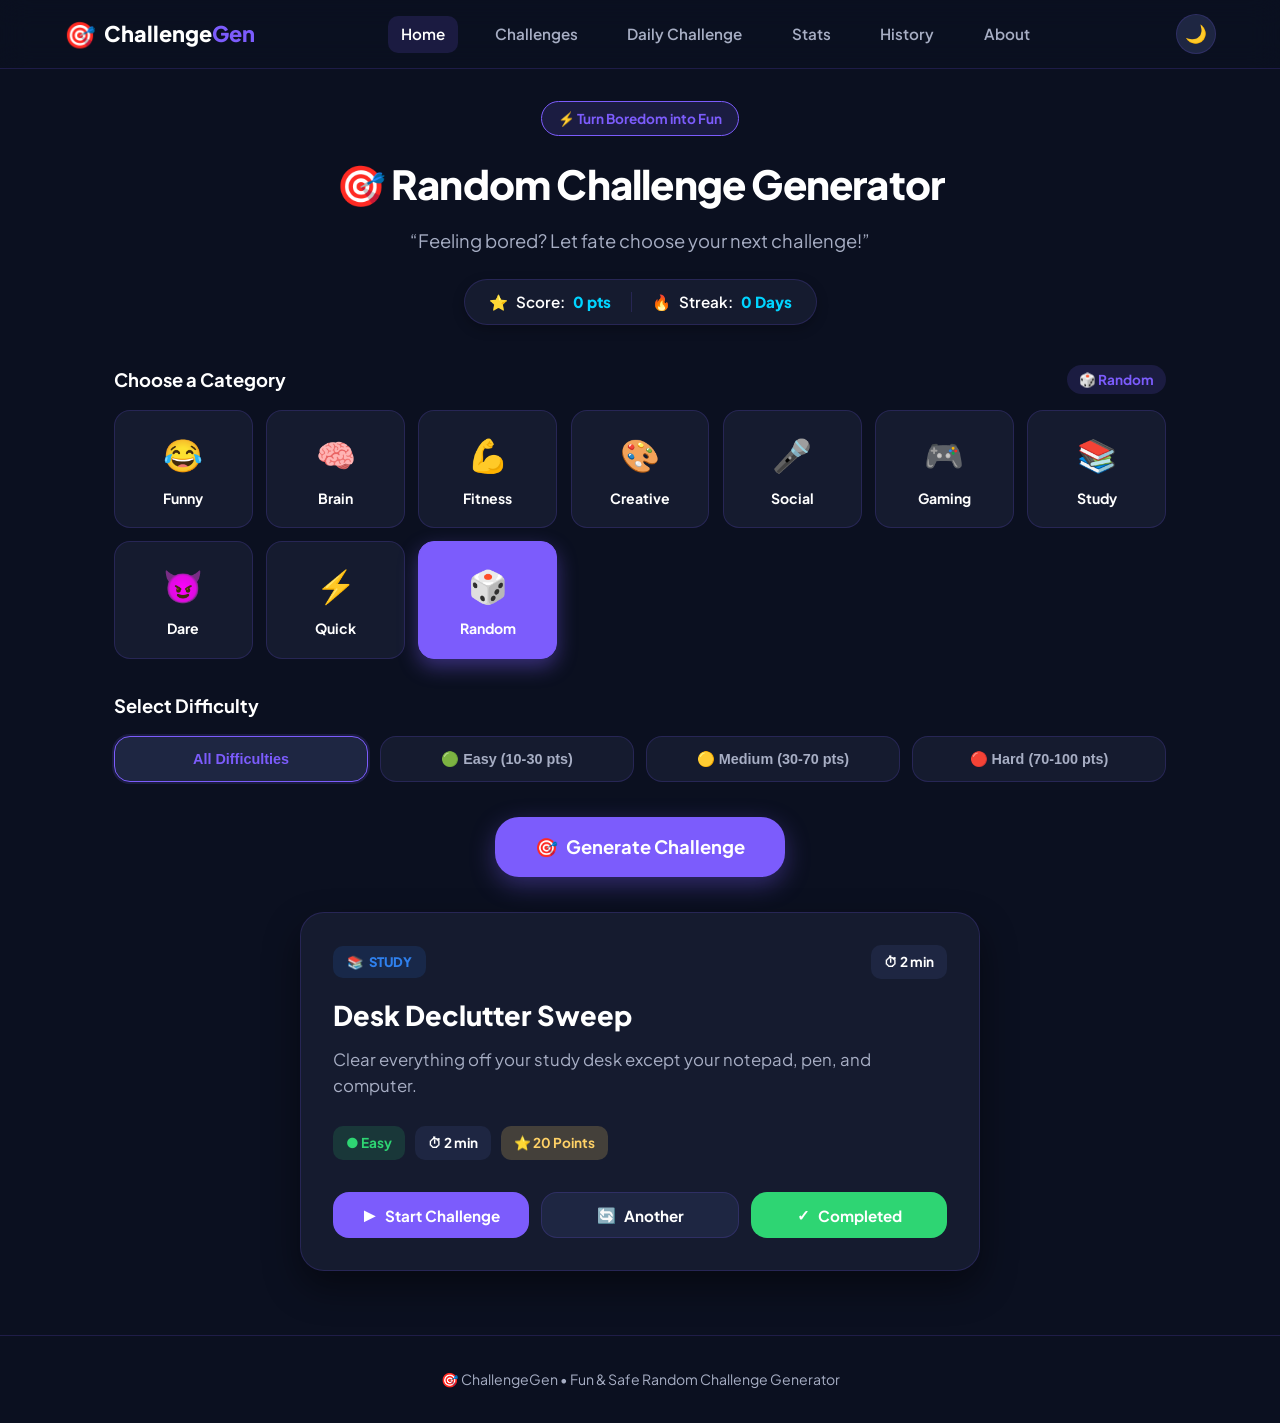
<file: index.html>
<!DOCTYPE html>
<html lang="en">
<head>
  <meta charset="UTF-8">
  <meta name="viewport" content="width=device-width, initial-scale=1.0">
  <title>Random Challenge Generator - ChallengeGen</title>
  <link rel="stylesheet" href="style.css">
  <link rel="preconnect" href="https://fonts.googleapis.com">
  <link rel="preconnect" href="https://fonts.gstatic.com" crossorigin>
  <link href="https://fonts.googleapis.com/css2?family=Plus+Jakarta+Sans:wght@400;500;600;700;800&display=swap" rel="stylesheet">
</head>
<body class="dark-theme">
  <!-- Toast Notification Container -->
  <div id="toast-container" class="toast-container" aria-live="polite"></div>

  <!-- Confetti Canvas -->
  <canvas id="confetti-canvas"></canvas>

  <!-- Navbar -->
  <header class="navbar">
    <div class="nav-container">
      <a href="#home" class="nav-brand">
        <span class="brand-icon">🎯</span>
        <span class="brand-text">Challenge<span class="brand-accent">Gen</span></span>
      </a>

      <nav class="nav-menu" id="nav-menu">
        <a href="#home" class="nav-link active" data-nav="home">Home</a>
        <a href="#challenges" class="nav-link" data-nav="challenges">Challenges</a>
        <a href="#daily" class="nav-link" data-nav="daily">Daily Challenge</a>
        <a href="#stats" class="nav-link" data-nav="stats">Stats</a>
        <a href="#history" class="nav-link" data-nav="history">History</a>
        <a href="#about" class="nav-link" data-nav="about">About</a>
      </nav>

      <div class="nav-actions">
        <button id="theme-toggle" class="icon-btn theme-toggle" title="Toggle Theme" aria-label="Toggle theme">
          <span id="theme-icon">🌙</span>
        </button>
        <button id="hamburger-btn" class="hamburger-btn" aria-label="Toggle navigation menu">
          <span></span><span></span><span></span>
        </button>
      </div>
    </div>
  </header>

  <!-- Main Content Wrapper -->
  <main class="main-content">
    
    <!-- SECTION 1: HOME GENERATOR -->
    <section id="home" class="page-section active">
      <div class="hero-header">
        <div class="hero-badge">⚡ Turn Boredom into Fun</div>
        <h1 class="hero-title">🎯 Random Challenge Generator</h1>
        <p class="hero-subtitle">“Feeling bored? Let fate choose your next challenge!”</p>
        
        <!-- Live Quick Stats Banner -->
        <div class="quick-stats-pill">
          <div class="stat-pill-item">
            <span class="pill-icon">⭐</span>
            <span class="pill-label">Score:</span>
            <span id="quick-score" class="pill-val">0 pts</span>
          </div>
          <div class="stat-pill-divider"></div>
          <div class="stat-pill-item">
            <span class="pill-icon">🔥</span>
            <span class="pill-label">Streak:</span>
            <span id="quick-streak" class="pill-val">0 Days</span>
          </div>
        </div>
      </div>

      <!-- Categories Selection -->
      <div class="section-block">
        <div class="section-title-row">
          <h3>Choose a Category</h3>
          <span id="selected-category-label" class="selected-badge">🎲 Random</span>
        </div>
        <div class="category-grid" id="category-grid">
          <!-- Dynamic Category Cards rendered via JS -->
        </div>
      </div>

      <!-- Difficulty Selection -->
      <div class="section-block">
        <div class="section-title-row">
          <h3>Select Difficulty</h3>
        </div>
        <div class="difficulty-group" id="difficulty-group">
          <button class="diff-btn active" data-diff="all">All Difficulties</button>
          <button class="diff-btn" data-diff="easy">🟢 Easy (10-30 pts)</button>
          <button class="diff-btn" data-diff="medium">🟡 Medium (30-70 pts)</button>
          <button class="diff-btn" data-diff="hard">🔴 Hard (70-100 pts)</button>
        </div>
      </div>

      <!-- Generate Button -->
      <div class="generate-action-block">
        <button id="generate-btn" class="btn btn-primary btn-large generate-btn">
          <span class="btn-icon">🎯</span>
          <span>Generate Challenge</span>
        </button>
      </div>

      <!-- Active Generated Challenge Card Area -->
      <div class="challenge-display-wrapper" id="challenge-display-wrapper">
        <div id="loading-state" class="loading-state hidden">
          <div class="spinner"></div>
          <p class="loading-text">Finding your challenge...</p>
          <p class="loading-sub">Rolling the dice of fate 🎲</p>
        </div>

        <div id="challenge-card" class="challenge-card">
          <!-- Populated by JS -->
        </div>
      </div>
    </section>

    <!-- SECTION 2: BROWSE / SEARCH CHALLENGES -->
    <section id="challenges" class="page-section">
      <div class="section-header">
        <h2>Explore Challenge Vault</h2>
        <p>Search over 100 safe, fun, and engaging random challenges.</p>
      </div>

      <!-- Search & Filters Bar -->
      <div class="search-filter-card">
        <div class="search-input-wrapper">
          <span class="search-icon">🔍</span>
          <input type="text" id="challenge-search" class="search-input" placeholder="Search challenges by keyword, category, or title...">
          <button id="clear-search-btn" class="clear-search-btn hidden">&times;</button>
        </div>

        <div class="filter-dropdowns">
          <select id="filter-category" class="filter-select">
            <option value="all">All Categories</option>
            <option value="funny">😂 Funny</option>
            <option value="brain">🧠 Brain</option>
            <option value="fitness">💪 Fitness</option>
            <option value="creative">🎨 Creative</option>
            <option value="social">🎤 Social</option>
            <option value="gaming">🎮 Gaming</option>
            <option value="study">📚 Study</option>
            <option value="dare">😈 Dare</option>
            <option value="quick">⚡ Quick</option>
          </select>

          <select id="filter-difficulty" class="filter-select">
            <option value="all">All Difficulties</option>
            <option value="easy">🟢 Easy</option>
            <option value="medium">🟡 Medium</option>
            <option value="hard">🔴 Hard</option>
          </select>
        </div>
      </div>

      <!-- Challenge List Container -->
      <div id="challenge-list" class="challenge-list-grid">
        <!-- Rendered by JS -->
      </div>
      
      <!-- Empty State -->
      <div id="search-empty-state" class="empty-state hidden">
        <div class="empty-emoji">😕</div>
        <h3>No Challenges Found</h3>
        <p>Try tweaking your filters or search keywords.</p>
        <button id="reset-search-btn" class="btn btn-secondary">Reset Filters</button>
      </div>
    </section>

    <!-- SECTION 3: DAILY CHALLENGE -->
    <section id="daily" class="page-section">
      <div class="section-header">
        <span class="badge-pill gold-badge">🔥 Synchronized Daily</span>
        <h2>🌟 Challenge of the Day</h2>
        <p id="daily-date-label">Today's Featured Challenge</p>
      </div>

      <div class="daily-card-container">
        <div id="daily-challenge-card" class="daily-card">
          <!-- Rendered by JS -->
        </div>
      </div>
    </section>

    <!-- SECTION 4: STATS -->
    <section id="stats" class="page-section">
      <div class="section-header">
        <h2>Your Adventure Statistics</h2>
        <p>Check your score, streaks, and progress across all categories.</p>
      </div>

      <!-- Stats Grid -->
      <div class="stats-grid">
        <div class="stat-card">
          <div class="stat-icon">⭐</div>
          <div class="stat-meta">
            <h4>Total Points</h4>
            <div id="stats-total-points" class="stat-value">0</div>
            <p>Score earned so far</p>
          </div>
        </div>

        <div class="stat-card">
          <div class="stat-icon">🏆</div>
          <div class="stat-meta">
            <h4>Completed</h4>
            <div id="stats-completed-count" class="stat-value">0</div>
            <p>Challenges fulfilled</p>
          </div>
        </div>

        <div class="stat-card">
          <div class="stat-icon">🔥</div>
          <div class="stat-meta">
            <h4>Current Streak</h4>
            <div id="stats-current-streak" class="stat-value">0</div>
            <p>Consecutive days</p>
          </div>
        </div>

        <div class="stat-card">
          <div class="stat-icon">👑</div>
          <div class="stat-meta">
            <h4>Best Streak</h4>
            <div id="stats-best-streak" class="stat-value">0</div>
            <p>All-time record</p>
          </div>
        </div>
      </div>

      <!-- Category Progress Bars -->
      <div class="category-progress-card">
        <h3>Category Completion Progress</h3>
        <p class="sub-text">Completed challenges by category domain</p>
        <div id="category-progress-bars" class="progress-bars-container">
          <!-- Injected via JS -->
        </div>
      </div>
    </section>

    <!-- SECTION 5: HISTORY -->
    <section id="history" class="page-section">
      <div class="section-header-row">
        <div>
          <h2>Challenge History</h2>
          <p>Chronological log of your completed challenges.</p>
        </div>
        <button id="clear-history-btn" class="btn btn-outline-danger">
          <span>🗑 Clear History</span>
        </button>
      </div>

      <div id="history-list" class="history-list">
        <!-- Rendered by JS -->
      </div>

      <div id="history-empty" class="empty-state hidden">
        <div class="empty-emoji">📜</div>
        <h3>No History Yet</h3>
        <p>Complete challenges to start recording your personal journey!</p>
      </div>
    </section>

    <!-- SECTION 6: ABOUT -->
    <section id="about" class="page-section">
      <div class="section-header">
        <h2>About ChallengeGen</h2>
        <p>Spontaneous, safe, and fun micro-adventures at your fingertips.</p>
      </div>

      <div class="about-grid">
        <div class="about-card">
          <div class="about-icon">🎯</div>
          <h3>What is ChallengeGen?</h3>
          <p>ChallengeGen is designed to break monotony and turn downtime into creative, physical, or entertaining experiences. Whether alone or with friends, let serendipity pick what you do next!</p>
        </div>

        <div class="about-card">
          <div class="about-icon">🛡</div>
          <h3>Safety First Rules</h3>
          <p>All 100+ challenges in ChallengeGen are designed to be safe, respectful, legal, and age-appropriate. No dangerous stunts or hazardous actions are ever included.</p>
        </div>

        <div class="about-card">
          <div class="about-icon">💾</div>
          <h3>Local & Offline Friendly</h3>
          <p>Your points, streak, and history are kept secure in your local browser storage. No account registration or external tracking is required.</p>
        </div>
      </div>
    </section>

  </main>

  <!-- Timer Modal Dialog -->
  <div id="timer-modal" class="modal-backdrop hidden">
    <div class="modal-card timer-modal-card">
      <div class="modal-header">
        <span class="modal-tag">⏱ CHALLENGE TIMER</span>
        <button id="close-timer-btn" class="modal-close-btn">&times;</button>
      </div>
      
      <div class="timer-challenge-info">
        <h4 id="timer-title">Challenge Title</h4>
        <p id="timer-desc">Challenge description goes here.</p>
      </div>

      <!-- Circular Timer Display -->
      <div class="timer-circle-wrap">
        <svg class="timer-svg" viewBox="0 0 160 160">
          <circle class="timer-bg-circle" cx="80" cy="80" r="70"></circle>
          <circle id="timer-progress-circle" class="timer-fg-circle" cx="80" cy="80" r="70"></circle>
        </svg>
        <div class="timer-text-content">
          <span id="timer-display" class="timer-digital">01:00</span>
          <span id="timer-status-label" class="timer-status">Running</span>
        </div>
      </div>

      <!-- Timer Controls -->
      <div class="timer-controls">
        <button id="timer-restart-btn" class="btn btn-secondary">🔄 Restart</button>
        <button id="timer-toggle-btn" class="btn btn-primary">⏸ Pause</button>
        <button id="timer-finish-btn" class="btn btn-success">✓ Finish</button>
      </div>
    </div>
  </div>

  <!-- Celebration Modal Dialog -->
  <div id="celebration-modal" class="modal-backdrop hidden">
    <div class="modal-card celebration-modal-card">
      <div class="celebration-emoji">🎉</div>
      <h2>Challenge Complete!</h2>
      <div class="reward-pill" id="celebration-reward-pill">+50 Points ⭐</div>
      <p>Fantastic job! Keep going to elevate your streak and unlock master rank.</p>
      <button id="celebration-close-btn" class="btn btn-primary btn-large">Awesome! 🚀</button>
    </div>
  </div>

  <!-- Clear History Confirmation Modal -->
  <div id="confirm-modal" class="modal-backdrop hidden">
    <div class="modal-card confirm-modal-card">
      <h3>Clear Challenge History?</h3>
      <p>Are you sure you want to clear your completion log? Your points and streak will remain safe.</p>
      <div class="modal-actions">
        <button id="cancel-confirm-btn" class="btn btn-secondary">Cancel</button>
        <button id="accept-confirm-btn" class="btn btn-danger">Yes, Clear History</button>
      </div>
    </div>
  </div>

  <footer class="app-footer">
    <p>🎯 ChallengeGen • Fun & Safe Random Challenge Generator</p>
  </footer>

  <script src="script.js"></script>
</body>
</html>
</file>
<file: style.css>
/* ==========================================================================
   RANDOM CHALLENGE GENERATOR (ChallengeGen) - STYLESHEET
   ========================================================================== */

:root {
  /* Dark Theme Palette (Default) */
  --bg-color: #0B1020;
  --card-bg: #151B2F;
  --card-hover: #1C243E;
  --card-border: rgba(124, 92, 252, 0.18);
  --primary: #7C5CFC;
  --primary-hover: #6845EC;
  --primary-light: rgba(124, 92, 252, 0.15);
  --secondary: #00D4FF;
  --secondary-hover: #00B4D8;
  --accent: #FFD166;
  --accent-hover: #FFC02E;
  --text-main: #FFFFFF;
  --text-muted: #A7AEC4;
  --success: #2ED573;
  --danger: #FF5C8A;
  --surface-alt: #1E2642;
  --navbar-bg: rgba(11, 16, 32, 0.88);
  --shadow-sm: 0 4px 12px rgba(0, 0, 0, 0.25);
  --shadow-lg: 0 16px 36px rgba(0, 0, 0, 0.45);
  --font-family: 'Plus Jakarta Sans', -apple-system, BlinkMacSystemFont, 'Segoe UI', Roboto, sans-serif;
  --radius-sm: 10px;
  --radius-md: 16px;
  --radius-lg: 24px;
  --radius-full: 9999px;
  --transition: all 0.25s cubic-bezier(0.16, 1, 0.3, 1);
}

body.light-theme {
  --bg-color: #F3F5FC;
  --card-bg: #FFFFFF;
  --card-hover: #F8F9FE;
  --card-border: rgba(104, 69, 236, 0.12);
  --primary: #6845EC;
  --primary-hover: #5534CD;
  --primary-light: rgba(104, 69, 236, 0.1);
  --secondary: #0096B8;
  --secondary-hover: #007A96;
  --accent: #D48B00;
  --accent-hover: #B87600;
  --text-main: #101426;
  --text-muted: #5E657D;
  --surface-alt: #E8EDF8;
  --navbar-bg: rgba(243, 245, 252, 0.92);
  --shadow-sm: 0 4px 12px rgba(16, 20, 38, 0.06);
  --shadow-lg: 0 16px 36px rgba(16, 20, 38, 0.12);
}

/* Reset & Basics */
*, *::before, *::after {
  box-sizing: border-box;
  margin: 0;
  padding: 0;
}

html {
  scroll-behavior: smooth;
}

body {
  font-family: var(--font-family);
  background-color: var(--bg-color);
  color: var(--text-main);
  line-height: 1.6;
  min-height: 100vh;
  display: flex;
  flex-direction: column;
  overflow-x: hidden;
  transition: background-color 0.3s ease, color 0.3s ease;
}

/* Confetti Canvas */
#confetti-canvas {
  position: fixed;
  top: 0;
  left: 0;
  width: 100vw;
  height: 100vh;
  pointer-events: none;
  z-index: 9999;
}

/* ==========================================================================
   NAVBAR
   ========================================================================== */
.navbar {
  position: sticky;
  top: 0;
  width: 100%;
  background: var(--navbar-bg);
  backdrop-filter: blur(14px);
  -webkit-backdrop-filter: blur(14px);
  border-bottom: 1px solid var(--card-border);
  z-index: 1000;
}

.nav-container {
  max-width: 1200px;
  margin: 0 auto;
  padding: 0.85rem 1.5rem;
  display: flex;
  align-items: center;
  justify-content: space-between;
}

.nav-brand {
  display: flex;
  align-items: center;
  gap: 0.5rem;
  text-decoration: none;
  font-weight: 800;
  font-size: 1.35rem;
  color: var(--text-main);
}

.brand-icon {
  font-size: 1.6rem;
}

.brand-accent {
  color: var(--primary);
}

.nav-menu {
  display: flex;
  align-items: center;
  gap: 1.5rem;
}

.nav-link {
  color: var(--text-muted);
  text-decoration: none;
  font-weight: 600;
  font-size: 0.95rem;
  padding: 0.4rem 0.8rem;
  border-radius: var(--radius-sm);
  transition: var(--transition);
}

.nav-link:hover, .nav-link.active {
  color: var(--text-main);
  background: var(--primary-light);
}

.nav-actions {
  display: flex;
  align-items: center;
  gap: 0.75rem;
}

.icon-btn {
  background: var(--surface-alt);
  border: 1px solid var(--card-border);
  color: var(--text-main);
  width: 40px;
  height: 40px;
  border-radius: var(--radius-full);
  display: flex;
  align-items: center;
  justify-content: center;
  cursor: pointer;
  font-size: 1.1rem;
  transition: var(--transition);
}

.icon-btn:hover {
  transform: translateY(-2px);
  border-color: var(--primary);
}

.hamburger-btn {
  display: none;
  flex-direction: column;
  gap: 5px;
  background: transparent;
  border: none;
  cursor: pointer;
  padding: 6px;
}

.hamburger-btn span {
  width: 24px;
  height: 2.5px;
  background-color: var(--text-main);
  border-radius: 2px;
  transition: var(--transition);
}

/* ==========================================================================
   MAIN CONTENT & LAYOUT
   ========================================================================== */
.main-content {
  flex: 1;
  max-width: 1100px;
  width: 100%;
  margin: 0 auto;
  padding: 2rem 1.5rem 4rem;
}

.page-section {
  display: none;
  animation: fadeIn 0.3s ease-out;
}

.page-section.active {
  display: block;
}

@keyframes fadeIn {
  from { opacity: 0; transform: translateY(8px); }
  to { opacity: 1; transform: translateY(0); }
}

/* Hero Section */
.hero-header {
  text-align: center;
  margin-bottom: 2.5rem;
}

.hero-badge {
  display: inline-block;
  background: var(--primary-light);
  color: var(--primary);
  font-weight: 700;
  font-size: 0.85rem;
  padding: 0.35rem 1rem;
  border-radius: var(--radius-full);
  margin-bottom: 1rem;
  border: 1px solid var(--primary);
}

.hero-title {
  font-size: 2.5rem;
  font-weight: 800;
  letter-spacing: -0.02em;
  margin-bottom: 0.6rem;
}

.hero-subtitle {
  font-size: 1.15rem;
  color: var(--text-muted);
  max-width: 600px;
  margin: 0 auto 1.5rem;
}

.quick-stats-pill {
  display: inline-flex;
  align-items: center;
  background: var(--card-bg);
  border: 1px solid var(--card-border);
  border-radius: var(--radius-full);
  padding: 0.6rem 1.5rem;
  box-shadow: var(--shadow-sm);
  gap: 1.25rem;
}

.stat-pill-item {
  display: flex;
  align-items: center;
  gap: 0.5rem;
  font-weight: 600;
  font-size: 0.95rem;
}

.pill-val {
  color: var(--secondary);
  font-weight: 800;
}

.stat-pill-divider {
  width: 1px;
  height: 20px;
  background: var(--card-border);
}

/* Section Blocks */
.section-block {
  margin-bottom: 2rem;
}

.section-title-row {
  display: flex;
  align-items: center;
  justify-content: space-between;
  margin-bottom: 1rem;
}

.section-title-row h3 {
  font-size: 1.15rem;
  font-weight: 700;
}

.selected-badge {
  background: var(--primary-light);
  color: var(--primary);
  font-size: 0.85rem;
  font-weight: 700;
  padding: 0.25rem 0.75rem;
  border-radius: var(--radius-full);
}

/* Category Grid */
.category-grid {
  display: grid;
  grid-template-columns: repeat(auto-fill, minmax(130px, 1fr));
  gap: 0.85rem;
}

.category-card {
  background: var(--card-bg);
  border: 1px solid var(--card-border);
  border-radius: var(--radius-md);
  padding: 1.1rem 0.75rem;
  text-align: center;
  cursor: pointer;
  transition: var(--transition);
  display: flex;
  flex-direction: column;
  align-items: center;
  justify-content: center;
  user-select: none;
}

.category-card:hover {
  transform: translateY(-3px);
  border-color: var(--primary);
  background: var(--card-hover);
}

.category-card.active {
  background: var(--primary);
  border-color: var(--primary);
  color: #FFFFFF;
  box-shadow: 0 8px 20px rgba(124, 92, 252, 0.4);
}

.category-card.active .cat-title {
  color: #FFFFFF;
}

.cat-emoji {
  font-size: 2rem;
  margin-bottom: 0.4rem;
}

.cat-title {
  font-size: 0.88rem;
  font-weight: 700;
  color: var(--text-main);
}

/* Difficulty Selector Group */
.difficulty-group {
  display: grid;
  grid-template-columns: repeat(4, 1fr);
  gap: 0.75rem;
}

.diff-btn {
  background: var(--card-bg);
  border: 1px solid var(--card-border);
  color: var(--text-muted);
  padding: 0.85rem 1rem;
  border-radius: var(--radius-md);
  font-weight: 700;
  font-size: 0.9rem;
  cursor: pointer;
  transition: var(--transition);
}

.diff-btn:hover {
  background: var(--card-hover);
  color: var(--text-main);
}

.diff-btn.active {
  background: var(--surface-alt);
  color: var(--primary);
  border-color: var(--primary);
  box-shadow: 0 0 0 2px var(--primary-light);
}

/* Action Block */
.generate-action-block {
  text-align: center;
  margin: 2.2rem 0;
}

.btn {
  display: inline-flex;
  align-items: center;
  justify-content: center;
  gap: 0.5rem;
  font-weight: 700;
  border-radius: var(--radius-md);
  padding: 0.75rem 1.4rem;
  font-size: 0.95rem;
  cursor: pointer;
  border: none;
  transition: var(--transition);
  font-family: inherit;
}

.btn:active {
  transform: scale(0.98);
}

.btn-primary {
  background: var(--primary);
  color: #FFFFFF;
}

.btn-primary:hover {
  background: var(--primary-hover);
  box-shadow: 0 6px 18px rgba(124, 92, 252, 0.35);
}

.btn-secondary {
  background: var(--surface-alt);
  color: var(--text-main);
  border: 1px solid var(--card-border);
}

.btn-secondary:hover {
  background: var(--card-hover);
  border-color: var(--text-muted);
}

.btn-success {
  background: var(--success);
  color: #FFFFFF;
}

.btn-success:hover {
  filter: brightness(1.1);
}

.btn-danger {
  background: var(--danger);
  color: #FFFFFF;
}

.btn-outline-danger {
  background: transparent;
  color: var(--danger);
  border: 1px solid var(--danger);
}

.btn-outline-danger:hover {
  background: var(--danger);
  color: #FFFFFF;
}

.btn-large {
  padding: 1.1rem 2.5rem;
  font-size: 1.15rem;
  border-radius: var(--radius-lg);
}

.generate-btn {
  box-shadow: 0 8px 24px rgba(124, 92, 252, 0.35);
}

/* ==========================================================================
   CHALLENGE CARD DISPLAY
   ========================================================================== */
.challenge-display-wrapper {
  max-width: 680px;
  margin: 0 auto;
}

.loading-state {
  background: var(--card-bg);
  border: 1px solid var(--card-border);
  border-radius: var(--radius-lg);
  padding: 4rem 2rem;
  text-align: center;
  box-shadow: var(--shadow-sm);
}

.spinner {
  width: 48px;
  height: 48px;
  margin: 0 auto 1.25rem;
  border: 4px solid var(--surface-alt);
  border-top-color: var(--primary);
  border-radius: 50%;
  animation: spin 0.8s linear infinite;
}

@keyframes spin {
  to { transform: rotate(360deg); }
}

.loading-text {
  font-size: 1.25rem;
  font-weight: 700;
  margin-bottom: 0.3rem;
}

.loading-sub {
  color: var(--text-muted);
  font-size: 0.95rem;
}

.challenge-card {
  background: var(--card-bg);
  border: 1px solid var(--card-border);
  border-radius: var(--radius-lg);
  padding: 2rem;
  box-shadow: var(--shadow-lg);
  position: relative;
  overflow: hidden;
  transition: var(--transition);
}

.card-header-tag {
  display: flex;
  align-items: center;
  justify-content: space-between;
  margin-bottom: 1.2rem;
}

.category-tag {
  display: inline-flex;
  align-items: center;
  gap: 0.4rem;
  background: var(--primary-light);
  color: var(--primary);
  font-weight: 800;
  font-size: 0.82rem;
  text-transform: uppercase;
  padding: 0.35rem 0.85rem;
  border-radius: var(--radius-sm);
}

.challenge-title {
  font-size: 1.7rem;
  font-weight: 800;
  margin-bottom: 0.8rem;
  line-height: 1.3;
}

.challenge-desc {
  font-size: 1.05rem;
  color: var(--text-muted);
  margin-bottom: 1.6rem;
  line-height: 1.6;
}

.challenge-meta-row {
  display: flex;
  flex-wrap: wrap;
  gap: 0.65rem;
  margin-bottom: 2rem;
}

.meta-badge {
  display: inline-flex;
  align-items: center;
  gap: 0.35rem;
  padding: 0.4rem 0.8rem;
  border-radius: var(--radius-sm);
  font-size: 0.85rem;
  font-weight: 700;
  background: var(--surface-alt);
  color: var(--text-main);
}

.meta-badge.badge-easy { color: #2ED573; background: rgba(46, 213, 115, 0.15); }
.meta-badge.badge-medium { color: #FFD166; background: rgba(255, 209, 102, 0.15); }
.meta-badge.badge-hard { color: #FF5C8A; background: rgba(255, 92, 138, 0.15); }
.meta-badge.badge-points { color: #FFD166; background: rgba(255, 209, 102, 0.2); }

.card-actions-row {
  display: flex;
  gap: 0.75rem;
}

.card-actions-row .btn {
  flex: 1;
}

/* ==========================================================================
   SECTION: BROWSE & SEARCH
   ========================================================================== */
.section-header {
  text-align: center;
  margin-bottom: 2rem;
}

.section-header h2 {
  font-size: 2rem;
  font-weight: 800;
  margin-bottom: 0.4rem;
}

.section-header p {
  color: var(--text-muted);
  font-size: 1.05rem;
}

.search-filter-card {
  background: var(--card-bg);
  border: 1px solid var(--card-border);
  border-radius: var(--radius-md);
  padding: 1.25rem;
  margin-bottom: 2rem;
  display: flex;
  gap: 1rem;
  flex-wrap: wrap;
}

.search-input-wrapper {
  flex: 2;
  min-width: 260px;
  position: relative;
  display: flex;
  align-items: center;
}

.search-icon {
  position: absolute;
  left: 1rem;
  font-size: 1.1rem;
  color: var(--text-muted);
}

.search-input {
  width: 100%;
  background: var(--surface-alt);
  border: 1px solid var(--card-border);
  border-radius: var(--radius-sm);
  padding: 0.75rem 2.5rem 0.75rem 2.8rem;
  color: var(--text-main);
  font-family: inherit;
  font-size: 0.95rem;
  outline: none;
  transition: var(--transition);
}

.search-input:focus {
  border-color: var(--primary);
}

.clear-search-btn {
  position: absolute;
  right: 0.75rem;
  background: transparent;
  border: none;
  color: var(--text-muted);
  font-size: 1.2rem;
  cursor: pointer;
}

.filter-dropdowns {
  display: flex;
  gap: 0.75rem;
  flex: 1;
}

.filter-select {
  flex: 1;
  background: var(--surface-alt);
  border: 1px solid var(--card-border);
  border-radius: var(--radius-sm);
  padding: 0.75rem;
  color: var(--text-main);
  font-family: inherit;
  font-size: 0.9rem;
  cursor: pointer;
  outline: none;
}

.challenge-list-grid {
  display: grid;
  grid-template-columns: repeat(auto-fill, minmax(320px, 1fr));
  gap: 1.25rem;
}

.list-item-card {
  background: var(--card-bg);
  border: 1px solid var(--card-border);
  border-radius: var(--radius-md);
  padding: 1.4rem;
  cursor: pointer;
  transition: var(--transition);
  display: flex;
  flex-direction: column;
  justify-content: space-between;
}

.list-item-card:hover {
  transform: translateY(-3px);
  border-color: var(--primary);
  box-shadow: var(--shadow-sm);
}

.list-item-top {
  display: flex;
  justify-content: space-between;
  align-items: center;
  margin-bottom: 0.6rem;
}

.list-item-title {
  font-size: 1.15rem;
  font-weight: 700;
  margin-bottom: 0.4rem;
}

.list-item-desc {
  font-size: 0.9rem;
  color: var(--text-muted);
  margin-bottom: 1.2rem;
  flex: 1;
}

.list-item-bottom {
  display: flex;
  justify-content: space-between;
  align-items: center;
}

/* Empty States */
.empty-state {
  text-align: center;
  padding: 4rem 1.5rem;
  background: var(--card-bg);
  border: 1px solid var(--card-border);
  border-radius: var(--radius-lg);
  max-width: 500px;
  margin: 2rem auto;
}

.empty-emoji {
  font-size: 3.5rem;
  margin-bottom: 1rem;
}

.empty-state h3 {
  font-size: 1.35rem;
  margin-bottom: 0.4rem;
}

.empty-state p {
  color: var(--text-muted);
  margin-bottom: 1.5rem;
}

/* ==========================================================================
   DAILY CHALLENGE SECTION
   ========================================================================== */
.daily-card-container {
  max-width: 650px;
  margin: 0 auto;
}

.daily-card {
  background: var(--card-bg);
  border: 2px solid var(--accent);
  border-radius: var(--radius-lg);
  padding: 2.2rem;
  box-shadow: 0 12px 30px rgba(255, 209, 102, 0.12);
}

.badge-pill {
  display: inline-block;
  font-weight: 700;
  font-size: 0.8rem;
  padding: 0.35rem 0.9rem;
  border-radius: var(--radius-full);
  margin-bottom: 0.75rem;
}

.gold-badge {
  background: rgba(255, 209, 102, 0.2);
  color: var(--accent);
  border: 1px solid var(--accent);
}

/* ==========================================================================
   STATS SECTION
   ========================================================================== */
.stats-grid {
  display: grid;
  grid-template-columns: repeat(auto-fit, minmax(220px, 1fr));
  gap: 1.25rem;
  margin-bottom: 2.5rem;
}

.stat-card {
  background: var(--card-bg);
  border: 1px solid var(--card-border);
  border-radius: var(--radius-md);
  padding: 1.5rem;
  display: flex;
  align-items: center;
  gap: 1.25rem;
  box-shadow: var(--shadow-sm);
}

.stat-icon {
  font-size: 2.4rem;
}

.stat-meta h4 {
  font-size: 0.85rem;
  color: var(--text-muted);
  text-transform: uppercase;
  font-weight: 700;
}

.stat-value {
  font-size: 1.85rem;
  font-weight: 800;
  color: var(--text-main);
  line-height: 1.2;
}

.stat-meta p {
  font-size: 0.8rem;
  color: var(--text-muted);
}

.category-progress-card {
  background: var(--card-bg);
  border: 1px solid var(--card-border);
  border-radius: var(--radius-lg);
  padding: 2rem;
}

.category-progress-card h3 {
  font-size: 1.25rem;
  margin-bottom: 0.25rem;
}

.category-progress-card .sub-text {
  color: var(--text-muted);
  font-size: 0.9rem;
  margin-bottom: 1.5rem;
}

.progress-item {
  margin-bottom: 1rem;
}

.progress-header {
  display: flex;
  justify-content: space-between;
  font-size: 0.88rem;
  font-weight: 600;
  margin-bottom: 0.4rem;
}

.progress-bar-track {
  height: 9px;
  background: var(--surface-alt);
  border-radius: var(--radius-full);
  overflow: hidden;
}

.progress-bar-fill {
  height: 100%;
  border-radius: var(--radius-full);
  transition: width 0.6s cubic-bezier(0.16, 1, 0.3, 1);
}

/* ==========================================================================
   HISTORY SECTION
   ========================================================================== */
.section-header-row {
  display: flex;
  justify-content: space-between;
  align-items: center;
  margin-bottom: 1.5rem;
}

.history-list {
  display: flex;
  flex-direction: column;
  gap: 0.85rem;
}

.history-item {
  background: var(--card-bg);
  border: 1px solid var(--card-border);
  border-radius: var(--radius-md);
  padding: 1.1rem 1.4rem;
  display: flex;
  justify-content: space-between;
  align-items: center;
}

.history-left {
  display: flex;
  align-items: center;
  gap: 1rem;
}

.history-check {
  color: var(--success);
  font-size: 1.3rem;
  font-weight: 800;
}

.history-title {
  font-size: 1.05rem;
  font-weight: 700;
  margin-bottom: 0.15rem;
}

.history-sub {
  font-size: 0.82rem;
  color: var(--text-muted);
}

.history-points {
  font-weight: 800;
  color: var(--accent);
  background: rgba(255, 209, 102, 0.15);
  padding: 0.3rem 0.75rem;
  border-radius: var(--radius-sm);
  font-size: 0.9rem;
}

/* ==========================================================================
   ABOUT SECTION
   ========================================================================== */
.about-grid {
  display: grid;
  grid-template-columns: repeat(auto-fit, minmax(280px, 1fr));
  gap: 1.5rem;
}

.about-card {
  background: var(--card-bg);
  border: 1px solid var(--card-border);
  border-radius: var(--radius-lg);
  padding: 2rem;
}

.about-icon {
  font-size: 2.5rem;
  margin-bottom: 1rem;
}

.about-card h3 {
  font-size: 1.25rem;
  margin-bottom: 0.6rem;
}

.about-card p {
  color: var(--text-muted);
  font-size: 0.95rem;
  line-height: 1.6;
}

/* ==========================================================================
   MODALS & OVERLAYS
   ========================================================================== */
.modal-backdrop {
  position: fixed;
  top: 0;
  left: 0;
  width: 100vw;
  height: 100vh;
  background: rgba(11, 16, 32, 0.75);
  backdrop-filter: blur(8px);
  display: flex;
  align-items: center;
  justify-content: center;
  z-index: 2000;
  padding: 1.5rem;
}

.modal-backdrop.hidden {
  display: none;
}

.modal-card {
  background: var(--card-bg);
  border: 1px solid var(--card-border);
  border-radius: var(--radius-lg);
  padding: 2rem;
  max-width: 480px;
  width: 100%;
  box-shadow: var(--shadow-lg);
  animation: modalPop 0.25s cubic-bezier(0.16, 1, 0.3, 1);
}

@keyframes modalPop {
  from { opacity: 0; transform: scale(0.92); }
  to { opacity: 1; transform: scale(1); }
}

.modal-header {
  display: flex;
  justify-content: space-between;
  align-items: center;
  margin-bottom: 1.25rem;
}

.modal-tag {
  color: var(--primary);
  font-weight: 800;
  font-size: 0.85rem;
  letter-spacing: 0.05em;
}

.modal-close-btn {
  background: transparent;
  border: none;
  font-size: 1.5rem;
  color: var(--text-muted);
  cursor: pointer;
}

.timer-challenge-info {
  text-align: center;
  margin-bottom: 1.5rem;
}

.timer-challenge-info h4 {
  font-size: 1.35rem;
  margin-bottom: 0.3rem;
}

.timer-challenge-info p {
  font-size: 0.9rem;
  color: var(--text-muted);
}

/* Circular Timer */
.timer-circle-wrap {
  position: relative;
  width: 170px;
  height: 170px;
  margin: 0 auto 2rem;
}

.timer-svg {
  width: 100%;
  height: 100%;
  transform: rotate(-90deg);
}

.timer-bg-circle {
  fill: none;
  stroke: var(--surface-alt);
  stroke-width: 10;
}

.timer-fg-circle {
  fill: none;
  stroke: var(--primary);
  stroke-width: 10;
  stroke-linecap: round;
  stroke-dasharray: 440;
  stroke-dashoffset: 0;
  transition: stroke-dashoffset 0.8s linear, stroke 0.3s;
}

.timer-text-content {
  position: absolute;
  top: 0;
  left: 0;
  width: 100%;
  height: 100%;
  display: flex;
  flex-direction: column;
  align-items: center;
  justify-content: center;
}

.timer-digital {
  font-size: 2.2rem;
  font-weight: 800;
  font-family: monospace;
}

.timer-status {
  font-size: 0.78rem;
  color: var(--secondary);
  font-weight: 700;
  text-transform: uppercase;
}

.timer-controls {
  display: flex;
  gap: 0.75rem;
}

.timer-controls .btn {
  flex: 1;
}

/* Celebration Modal */
.celebration-modal-card {
  text-align: center;
}

.celebration-emoji {
  font-size: 4rem;
  margin-bottom: 0.5rem;
  animation: bounce 0.6s ease infinite alternate;
}

@keyframes bounce {
  from { transform: translateY(0); }
  to { transform: translateY(-8px); }
}

.reward-pill {
  display: inline-block;
  background: rgba(255, 209, 102, 0.2);
  color: var(--accent);
  font-size: 1.35rem;
  font-weight: 800;
  padding: 0.5rem 1.4rem;
  border-radius: var(--radius-full);
  margin: 1rem 0 1.25rem;
}

.modal-actions {
  display: flex;
  gap: 0.75rem;
  margin-top: 1.5rem;
}

.modal-actions .btn {
  flex: 1;
}

/* ==========================================================================
   TOAST NOTIFICATIONS
   ========================================================================== */
.toast-container {
  position: fixed;
  bottom: 24px;
  right: 24px;
  display: flex;
  flex-direction: column;
  gap: 10px;
  z-index: 9999;
}

.toast {
  background: var(--card-bg);
  border: 1px solid var(--card-border);
  color: var(--text-main);
  padding: 0.85rem 1.25rem;
  border-radius: var(--radius-md);
  font-weight: 600;
  font-size: 0.92rem;
  box-shadow: var(--shadow-lg);
  display: flex;
  align-items: center;
  gap: 0.6rem;
  animation: toastSlide 0.3s cubic-bezier(0.16, 1, 0.3, 1);
}

@keyframes toastSlide {
  from { opacity: 0; transform: translateX(20px); }
  to { opacity: 1; transform: translateX(0); }
}

/* Footer */
.app-footer {
  text-align: center;
  padding: 2rem 1.5rem;
  color: var(--text-muted);
  font-size: 0.88rem;
  border-top: 1px solid var(--card-border);
}

.hidden {
  display: none !important;
}

/* ==========================================================================
   RESPONSIVE DESIGN
   ========================================================================== */
@media (max-width: 768px) {
  .hamburger-btn {
    display: flex;
  }

  .nav-menu {
    position: absolute;
    top: 100%;
    left: 0;
    width: 100%;
    background: var(--card-bg);
    border-bottom: 1px solid var(--card-border);
    flex-direction: column;
    padding: 1.5rem;
    gap: 0.75rem;
    display: none;
    box-shadow: var(--shadow-lg);
  }

  .nav-menu.show {
    display: flex;
  }

  .hero-title {
    font-size: 2rem;
  }

  .difficulty-group {
    grid-template-columns: repeat(2, 1fr);
  }

  .card-actions-row {
    flex-direction: column;
  }

  .search-filter-card {
    flex-direction: column;
  }

  .filter-dropdowns {
    flex-direction: column;
  }
}
</file>
